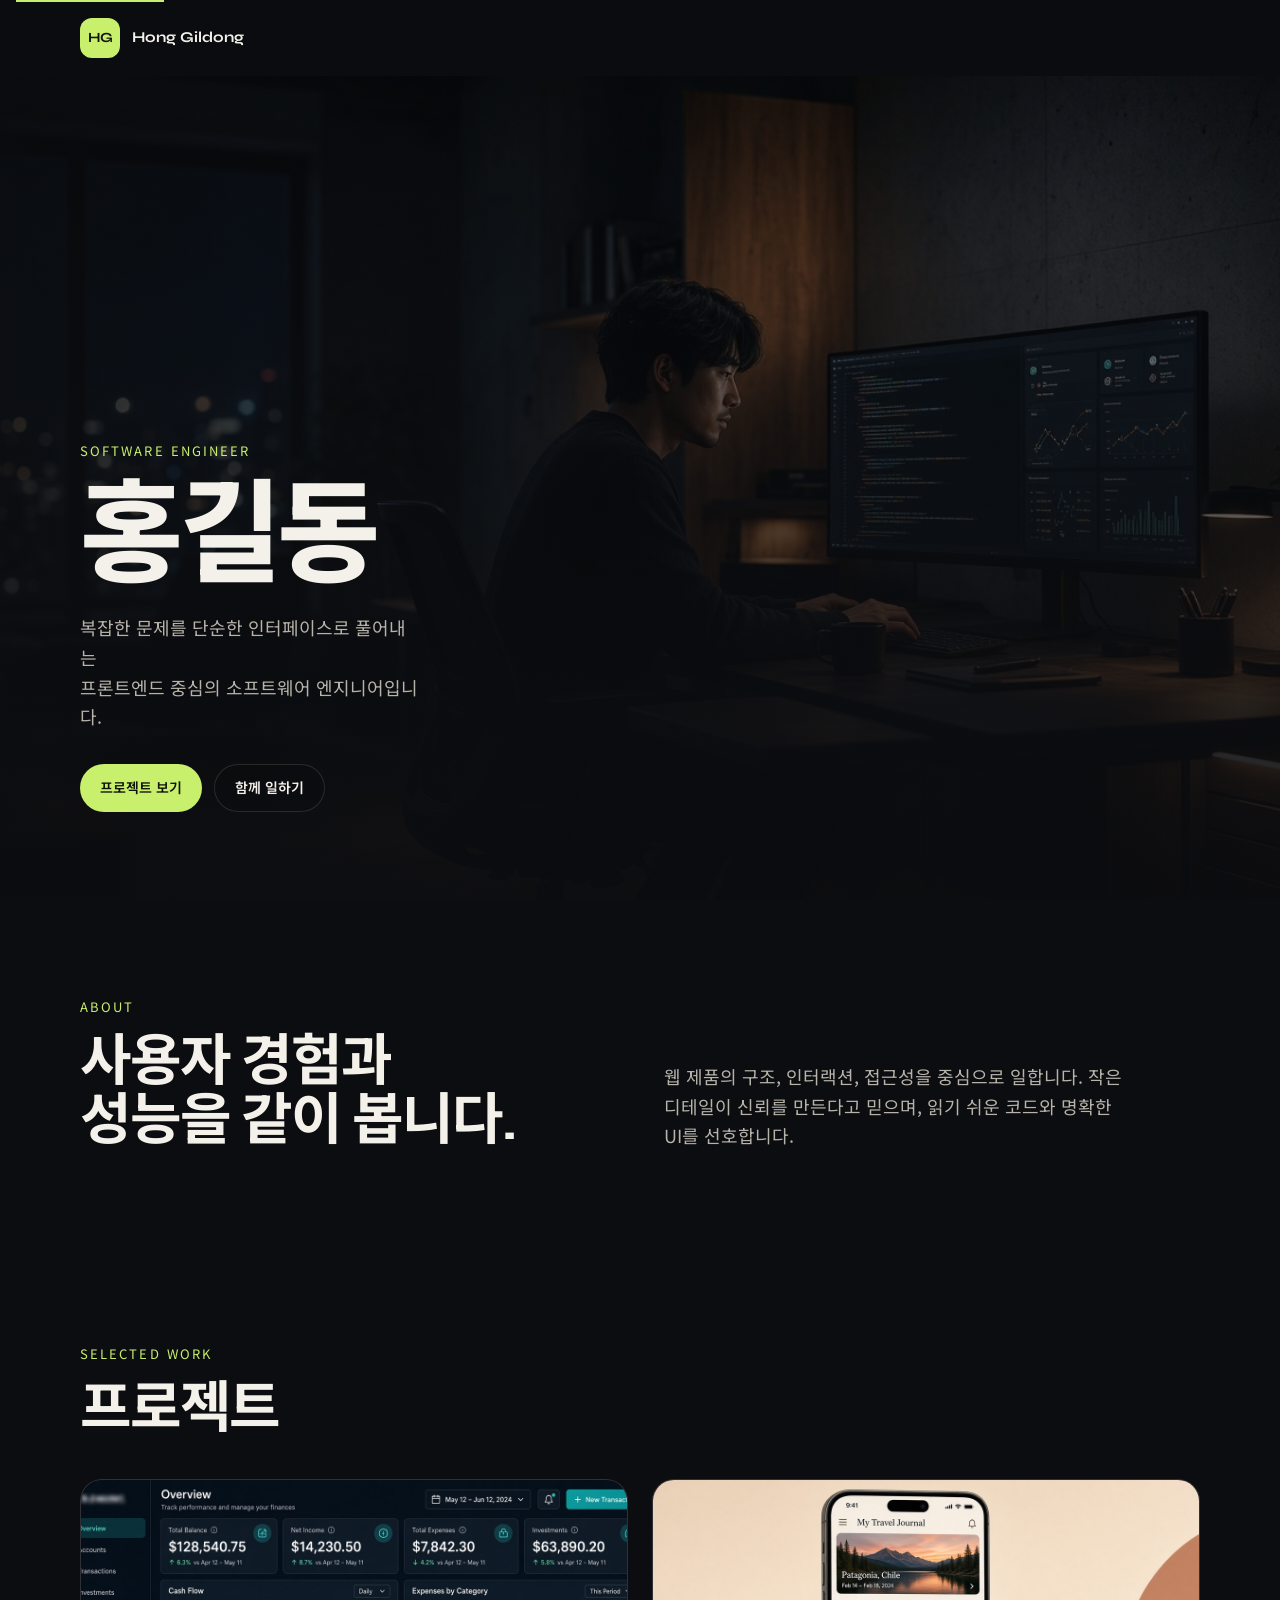
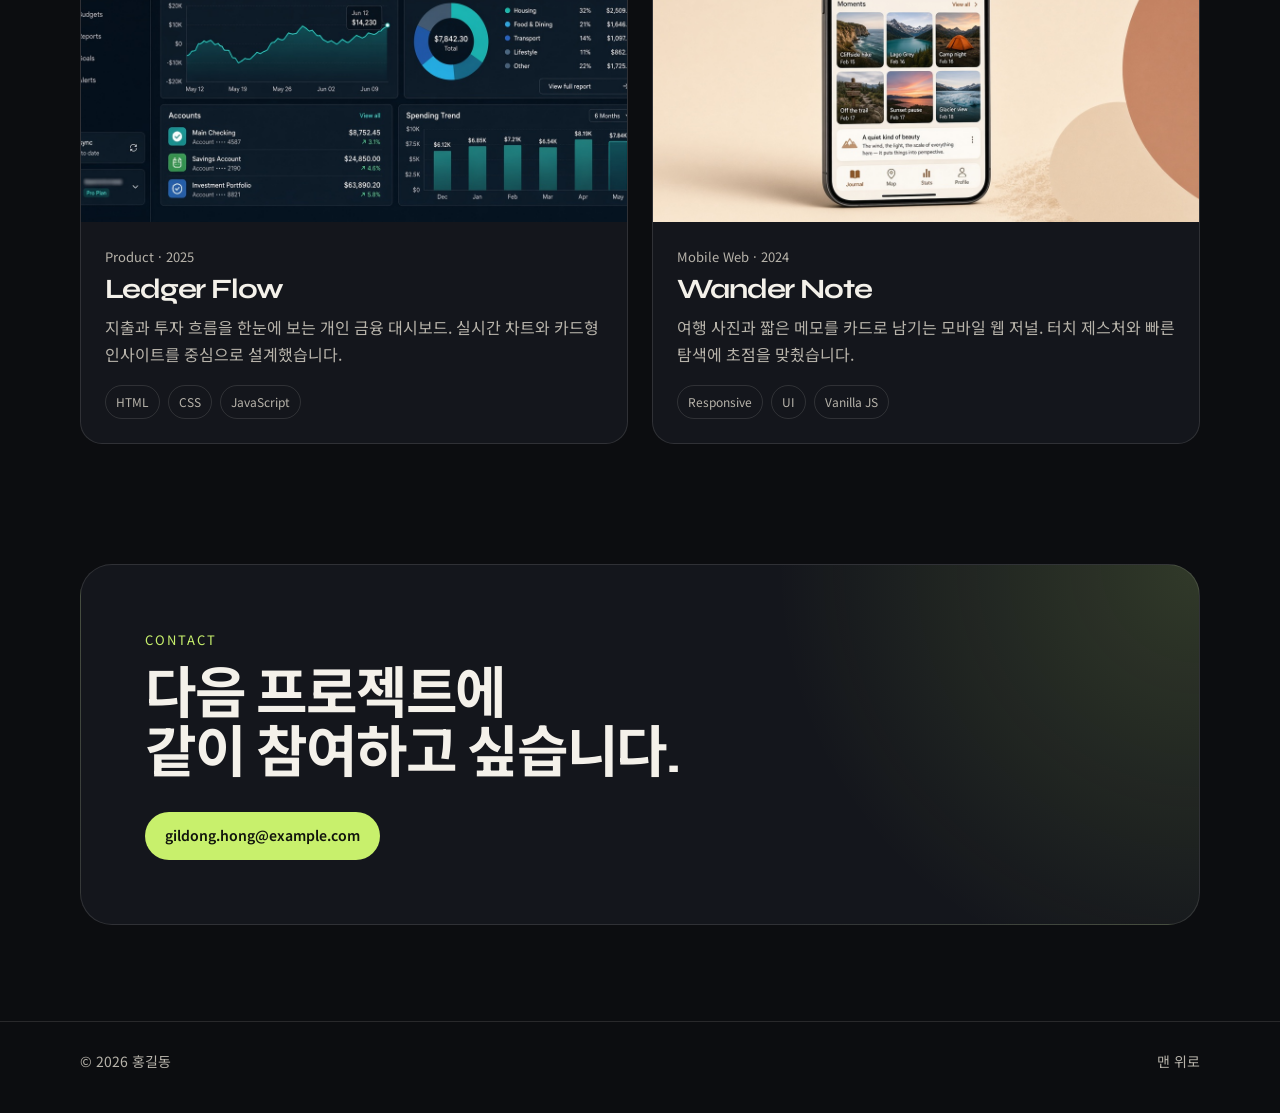
<file: index.html>
<!DOCTYPE html>
<html lang="ko">
  <head>
    <meta charset="UTF-8" />
    <meta name="viewport" content="width=device-width, initial-scale=1.0" />
    <title>이동협 — Portfolio</title>
    <meta name="description" content="소프트웨어 엔지니어 홍길동의 포트폴리오" />
    <link rel="preconnect" href="https://fonts.googleapis.com" />
    <link rel="preconnect" href="https://fonts.gstatic.com" crossorigin />
    <link
      href="https://fonts.googleapis.com/css2?family=Noto+Sans+KR:wght@400;500;600;700&family=Syne:wght@600;700;800&display=swap"
      rel="stylesheet"
    />
    <link rel="stylesheet" href="css/style.css" />
  </head>
  <body>
    <a class="skip-link" href="#main">본문으로 건너뛰기</a>

    <header class="site-header" id="top">
      <div class="container header-inner">
        <a class="logo" href="#top" aria-label="홍길동 홈">
          <span class="logo-mark" aria-hidden="true">HG</span>
          <span class="logo-text">Hong Gildong</span>
        </a>

        <button98
          class="nav-toggle"
          type="button"
          aria-expanded="false"
          aria-controls="site-nav"
          aria-label="메뉴 열기"
        >
          <span></span>
          <span></span>
          <span></span>
        </button>

        <nav class="site-nav" id="site-nav" aria-label="주요">
          <ul>
            <li><a href="#about">소개</a></li>
            <li><a href="#projects">프로젝트</a></li>
          </ul>
        </nav>
      </div>
    </header>

    <main id="main">
      <section class="hero" aria-labelledby="hero-title">
        <img
          class="hero-image"
          src="assets/hero.jpg"
          alt="야간 작업실에서 모니터 앞에 앉아 있는 개발자의 장면"
        />
        <div class="hero-overlay"></div>
        <div class="container hero-content">
          <p class="eyebrow">Software Engineer</p>
          <h1 id="hero-title">홍길동</h1>
          <p class="hero-lead">
            복잡한 문제를 단순한 인터페이스로 풀어내는<br />
            프론트엔드 중심의 소프트웨어 엔지니어입니다.
          </p>
          <div class="hero-actions">
            <a class="btn btn-primary" href="#projects">프로젝트 보기</a>
            <a class="btn btn-ghost" href="#contact">함께 일하기</a>
          </div>
        </div>
      </section>

      <section class="about" id="about">
        <div class="container about-grid">
          <div>
            <p class="eyebrow">About</p>
            <h2>사용자 경험과<br />성능을 같이 봅니다.</h2>
          </div>
          <p class="about-copy">
            웹 제품의 구조, 인터랙션, 접근성을 중심으로 일합니다. 작은 디테일이
            신뢰를 만든다고 믿으며, 읽기 쉬운 코드와 명확한 UI를 선호합니다.
          </p>
        </div>
      </section>

      <section class="projects" id="projects">
        <div class="container">
          <div class="section-head">
            <p class="eyebrow">Selected Work</p>
            <h2>프로젝트</h2>
          </div>

          <div class="project-grid">
            <a class="project-card" href="projects/ledger-flow.html">
              <div class="card-media">
                <img
                  src="assets/project-finance.jpg"
                  alt="다크 테마 금융 대시보드 화면"
                />
              </div>
              <div class="card-body">
                <p class="card-meta">Product · 2025</p>
                <h3>Ledger Flow</h3>
                <p>
                  지출과 투자 흐름을 한눈에 보는 개인 금융 대시보드. 실시간
                  차트와 카드형 인사이트를 중심으로 설계했습니다.
                </p>
                <ul class="tags">
                  <li>HTML</li>
                  <li>CSS</li>
                  <li>JavaScript</li>
                </ul>
              </div>
            </a>

            <a class="project-card" href="projects/wander-note.html">
              <div class="card-media">
                <img
                  src="assets/project-travel.jpg"
                  alt="여행 기록 앱의 사진 그리드 화면"
                />
              </div>
              <div class="card-body">
                <p class="card-meta">Mobile Web · 2024</p>
                <h3>Wander Note</h3>
                <p>
                  여행 사진과 짧은 메모를 카드로 남기는 모바일 웹 저널. 터치
                  제스처와 빠른 탐색에 초점을 맞췄습니다.
                </p>
                <ul class="tags">
                  <li>Responsive</li>
                  <li>UI</li>
                  <li>Vanilla JS</li>
                </ul>
              </div>
            </a>
          </div>
        </div>
      </section>

      <section class="contact" id="contact">
        <div class="container contact-inner">
          <p class="eyebrow">Contact</p>
          <h2>다음 프로젝트에<br />같이 참여하고 싶습니다.</h2>
          <a class="btn btn-primary" href="mailto:gildong.hong@example.com"
            >gildong.hong@example.com</a
          >
        </div>
      </section>
    </main>

    <footer class="site-footer">
      <div class="container footer-inner">
        <p>© <span id="year"></span> 홍길동</p>
        <a href="#top">맨 위로</a>
      </div>
    </footer>

    <script src="js/main.js"></script>
  </body>
</html>
</file>
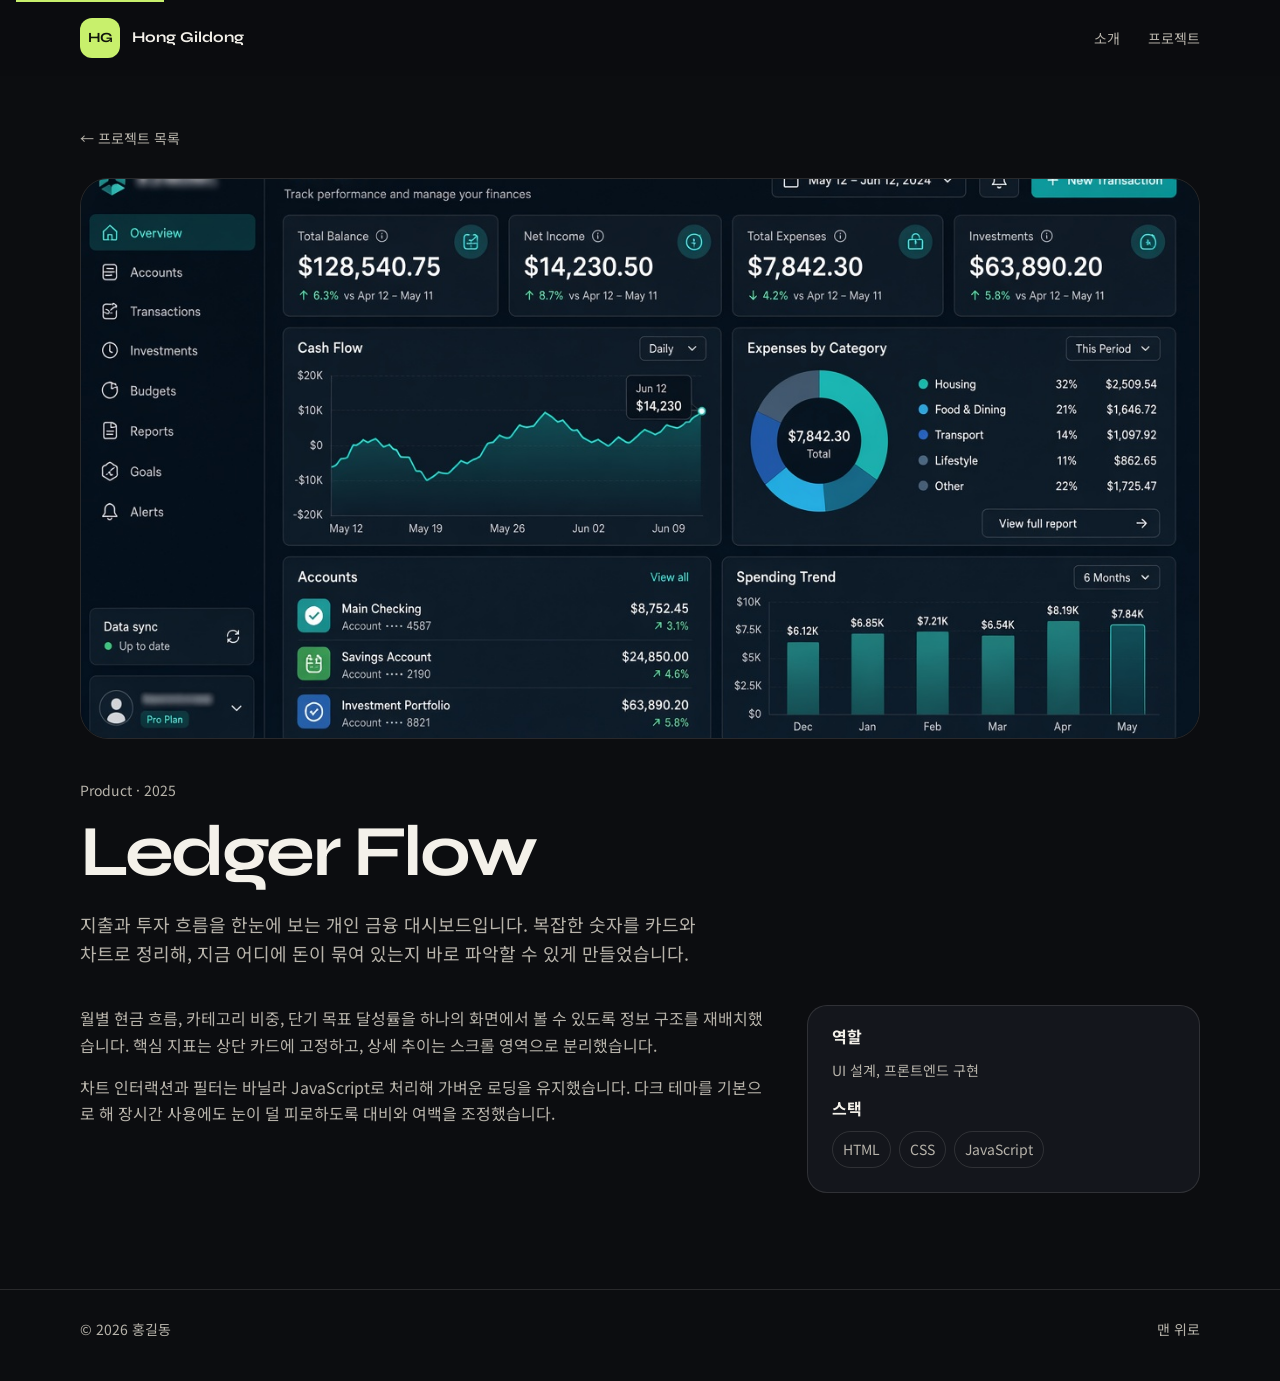
<file: projects/ledger-flow.html>
<!DOCTYPE html>
<html lang="ko">
  <head>
    <meta charset="UTF-8" />
    <meta name="viewport" content="width=device-width, initial-scale=1.0" />
    <title>Ledger Flow — 홍길동</title>
    <meta name="description" content="개인 금융 대시보드 프로젝트 Ledger Flow 상세" />
    <link rel="preconnect" href="https://fonts.googleapis.com" />
    <link rel="preconnect" href="https://fonts.gstatic.com" crossorigin />
    <link
      href="https://fonts.googleapis.com/css2?family=Noto+Sans+KR:wght@400;500;600;700&family=Syne:wght@600;700;800&display=swap"
      rel="stylesheet"
    />
    <link rel="stylesheet" href="../css/style.css" />
  </head>
  <body>
    <a class="skip-link" href="#main">본문으로 건너뛰기</a>

    <header class="site-header" id="top">
      <div class="container header-inner">
        <a class="logo" href="../index.html" aria-label="홍길동 홈">
          <span class="logo-mark" aria-hidden="true">HG</span>
          <span class="logo-text">Hong Gildong</span>
        </a>

        <button
          class="nav-toggle"
          type="button"
          aria-expanded="false"
          aria-controls="site-nav"
          aria-label="메뉴 열기"
        >
          <span></span>
          <span></span>
          <span></span>
        </button>

        <nav class="site-nav" id="site-nav" aria-label="주요">
          <ul>
            <li><a href="../index.html#about">소개</a></li>
            <li><a href="../index.html#projects">프로젝트</a></li>
          </ul>
        </nav>
      </div>
    </header>

    <main id="main" class="detail">
      <div class="container">
        <a class="detail-back" href="../index.html#projects">← 프로젝트 목록</a>

        <div class="detail-hero">
          <img src="../assets/project-finance.jpg" alt="Ledger Flow 대시보드 화면" />
        </div>

        <p class="detail-meta">Product · 2025</p>
        <h1>Ledger Flow</h1>
        <p class="detail-lead">
          지출과 투자 흐름을 한눈에 보는 개인 금융 대시보드입니다. 복잡한 숫자를
          카드와 차트로 정리해, 지금 어디에 돈이 묶여 있는지 바로 파악할 수
          있게 만들었습니다.
        </p>

        <div class="detail-grid">
          <div class="detail-copy">
            <p>
              월별 현금 흐름, 카테고리 비중, 단기 목표 달성률을 하나의 화면에서
              볼 수 있도록 정보 구조를 재배치했습니다. 핵심 지표는 상단 카드에
              고정하고, 상세 추이는 스크롤 영역으로 분리했습니다.
            </p>
            <p>
              차트 인터랙션과 필터는 바닐라 JavaScript로 처리해 가벼운 로딩을
              유지했습니다. 다크 테마를 기본으로 해 장시간 사용에도 눈이 덜
              피로하도록 대비와 여백을 조정했습니다.
            </p>
          </div>
          <aside class="detail-aside">
            <h2>역할</h2>
            <p>UI 설계, 프론트엔드 구현</p>
            <h2>스택</h2>
            <ul>
              <li>HTML</li>
              <li>CSS</li>
              <li>JavaScript</li>
            </ul>
          </aside>
        </div>
      </div>
    </main>

    <footer class="site-footer">
      <div class="container footer-inner">
        <p>© <span id="year"></span> 홍길동</p>
        <a href="#top">맨 위로</a>
      </div>
    </footer>

    <script src="../js/main.js"></script>
  </body>
</html>
</file>
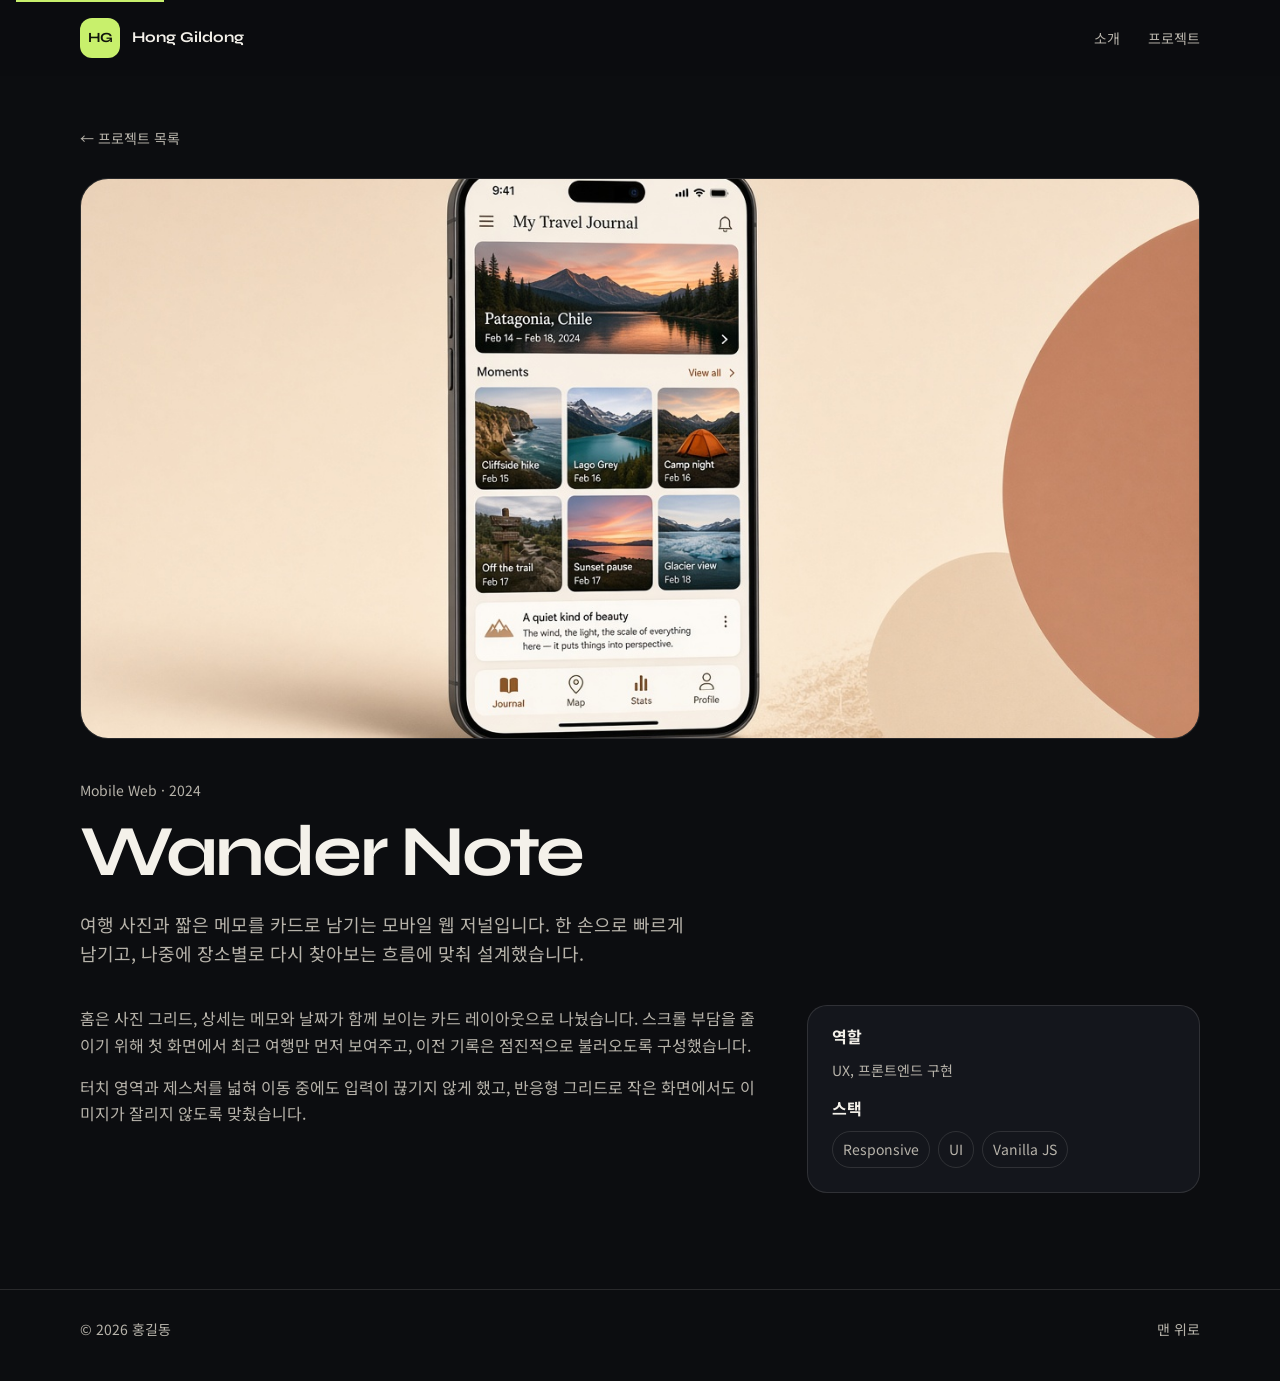
<file: projects/wander-note.html>
<!DOCTYPE html>
<html lang="ko">
  <head>
    <meta charset="UTF-8" />
    <meta name="viewport" content="width=device-width, initial-scale=1.0" />
    <title>Wander Note — 홍길동</title>
    <meta name="description" content="여행 기록 웹 프로젝트 Wander Note 상세" />
    <link rel="preconnect" href="https://fonts.googleapis.com" />
    <link rel="preconnect" href="https://fonts.gstatic.com" crossorigin />
    <link
      href="https://fonts.googleapis.com/css2?family=Noto+Sans+KR:wght@400;500;600;700&family=Syne:wght@600;700;800&display=swap"
      rel="stylesheet"
    />
    <link rel="stylesheet" href="../css/style.css" />
  </head>
  <body>
    <a class="skip-link" href="#main">본문으로 건너뛰기</a>

    <header class="site-header" id="top">
      <div class="container header-inner">
        <a class="logo" href="../index.html" aria-label="홍길동 홈">
          <span class="logo-mark" aria-hidden="true">HG</span>
          <span class="logo-text">Hong Gildong</span>
        </a>

        <button
          class="nav-toggle"
          type="button"
          aria-expanded="false"
          aria-controls="site-nav"
          aria-label="메뉴 열기"
        >
          <span></span>
          <span></span>
          <span></span>
        </button>

        <nav class="site-nav" id="site-nav" aria-label="주요">
          <ul>
            <li><a href="../index.html#about">소개</a></li>
            <li><a href="../index.html#projects">프로젝트</a></li>
          </ul>
        </nav>
      </div>
    </header>

    <main id="main" class="detail">
      <div class="container">
        <a class="detail-back" href="../index.html#projects">← 프로젝트 목록</a>

        <div class="detail-hero">
          <img src="../assets/project-travel.jpg" alt="Wander Note 여행 기록 화면" />
        </div>

        <p class="detail-meta">Mobile Web · 2024</p>
        <h1>Wander Note</h1>
        <p class="detail-lead">
          여행 사진과 짧은 메모를 카드로 남기는 모바일 웹 저널입니다. 한 손으로
          빠르게 남기고, 나중에 장소별로 다시 찾아보는 흐름에 맞춰 설계했습니다.
        </p>

        <div class="detail-grid">
          <div class="detail-copy">
            <p>
              홈은 사진 그리드, 상세는 메모와 날짜가 함께 보이는 카드 레이아웃으로
              나눴습니다. 스크롤 부담을 줄이기 위해 첫 화면에서 최근 여행만 먼저
              보여주고, 이전 기록은 점진적으로 불러오도록 구성했습니다.
            </p>
            <p>
              터치 영역과 제스처를 넓혀 이동 중에도 입력이 끊기지 않게 했고,
              반응형 그리드로 작은 화면에서도 이미지가 잘리지 않도록 맞췄습니다.
            </p>
          </div>
          <aside class="detail-aside">
            <h2>역할</h2>
            <p>UX, 프론트엔드 구현</p>
            <h2>스택</h2>
            <ul>
              <li>Responsive</li>
              <li>UI</li>
              <li>Vanilla JS</li>
            </ul>
          </aside>
        </div>
      </div>
    </main>

    <footer class="site-footer">
      <div class="container footer-inner">
        <p>© <span id="year"></span> 홍길동</p>
        <a href="#top">맨 위로</a>
      </div>
    </footer>

    <script src="../js/main.js"></script>
  </body>
</html>
</file>
<file: css/style.css>
:root {
  --bg: #0c0d10;
  --bg-elevated: #14161c;
  --text: #f4f1ea;
  --muted: #b7b3aa;
  --line: rgba(244, 241, 234, 0.12);
  --accent: #c8f06c;
  --accent-ink: #11140c;
  --radius: 22px;
  --header-h: 76px;
  --font: "Noto Sans KR", system-ui, sans-serif;
  --display: "Syne", "Noto Sans KR", sans-serif;
}

*,
*::before,
*::after {
  box-sizing: border-box;
}

html {
  scroll-behavior: smooth;
}

body {
  margin: 0;
  font-family: var(--font);
  background: var(--bg);
  color: var(--text);
  line-height: 1.65;
}

img {
  max-width: 100%;
  display: block;
}

a {
  color: inherit;
  text-decoration: none;
}

h1,
h2,
h3 {
  font-family: var(--display);
  line-height: 1.05;
  letter-spacing: -0.04em;
  margin: 0;
}

p {
  margin: 0;
}

ul {
  margin: 0;
  padding: 0;
  list-style: none;
}

.skip-link {
  position: absolute;
  left: 16px;
  top: -40px;
  background: var(--accent);
  color: var(--accent-ink);
  padding: 8px 12px;
  z-index: 100;
}

.skip-link:focus {
  top: 12px;
}

.container {
  width: min(1120px, calc(100% - 40px));
  margin-inline: auto;
}

.site-header {
  position: sticky;
  top: 0;
  z-index: 20;
  height: var(--header-h);
  backdrop-filter: blur(16px);
  background: rgba(12, 13, 16, 0.72);
  border-bottom: 1px solid transparent;
  transition: border-color 0.2s ease, background 0.2s ease;
}

.site-header.is-scrolled {
  border-bottom-color: var(--line);
  background: rgba(12, 13, 16, 0.92);
}

.header-inner {
  height: 100%;
  display: flex;
  align-items: center;
  justify-content: space-between;
  gap: 24px;
}

.logo {
  display: flex;
  align-items: center;
  gap: 12px;
  font-family: var(--display);
  font-weight: 700;
}

.logo-mark {
  width: 40px;
  height: 40px;
  display: grid;
  place-items: center;
  border-radius: 12px;
  background: var(--accent);
  color: var(--accent-ink);
  font-size: 14px;
  letter-spacing: -0.06em;
}

.logo-text {
  font-size: 15px;
}

.site-nav ul {
  display: flex;
  align-items: center;
  gap: 28px;
}

.site-nav a {
  font-size: 14px;
  color: var(--muted);
}

.site-nav a:hover,
.site-nav a.is-active {
  color: var(--text);
}

.nav-toggle {
  display: none;
  width: 42px;
  height: 42px;
  border: 0;
  background: transparent;
  padding: 0;
  cursor: pointer;
}

.nav-toggle span {
  display: block;
  width: 22px;
  height: 2px;
  margin: 5px auto;
  background: var(--text);
  transition: transform 0.2s ease, opacity 0.2s ease;
}

.hero {
  position: relative;
  min-height: calc(100vh - var(--header-h));
  display: grid;
  align-items: end;
  overflow: hidden;
}

.hero-image {
  position: absolute;
  inset: 0;
  width: 100%;
  height: 100%;
  object-fit: cover;
}

.hero-overlay {
  position: absolute;
  inset: 0;
  background:
    linear-gradient(180deg, rgba(12, 13, 16, 0.15) 0%, rgba(12, 13, 16, 0.88) 78%),
    linear-gradient(90deg, rgba(12, 13, 16, 0.7) 0%, rgba(12, 13, 16, 0.1) 55%);
}

.hero-content {
  position: relative;
  z-index: 1;
  padding: 72px 0 88px;
}

.eyebrow {
  color: var(--accent);
  font-size: 13px;
  letter-spacing: 0.16em;
  text-transform: uppercase;
  margin-bottom: 16px;
}

.hero h1 {
  font-size: clamp(56px, 10vw, 112px);
  font-weight: 800;
}

.hero-lead {
  max-width: 34ch;
  margin-top: 18px;
  color: var(--muted);
  font-size: 18px;
}

.hero-actions {
  display: flex;
  flex-wrap: wrap;
  gap: 12px;
  margin-top: 32px;
}

.btn {
  display: inline-flex;
  align-items: center;
  justify-content: center;
  min-height: 48px;
  padding: 0 20px;
  border-radius: 999px;
  font-size: 14px;
  font-weight: 600;
}

.btn-primary {
  background: var(--accent);
  color: var(--accent-ink);
}

.btn-ghost {
  border: 1px solid var(--line);
  background: rgba(12, 13, 16, 0.35);
}

.about,
.projects,
.contact {
  padding: 96px 0;
}

.about-grid {
  display: grid;
  grid-template-columns: 1fr 1fr;
  gap: 48px;
  align-items: end;
}

.about h2,
.projects h2,
.contact h2 {
  font-size: clamp(36px, 5vw, 56px);
}

.about-copy {
  color: var(--muted);
  font-size: 18px;
  max-width: 46ch;
}

.section-head {
  margin-bottom: 40px;
}

.project-grid {
  display: grid;
  grid-template-columns: 1fr 1fr;
  gap: 24px;
}

.project-card {
  display: flex;
  flex-direction: column;
  background: var(--bg-elevated);
  border: 1px solid var(--line);
  border-radius: var(--radius);
  overflow: hidden;
  color: inherit;
  transform: translateY(0);
  transition: transform 0.25s ease, border-color 0.25s ease;
}

.project-card:hover {
  transform: translateY(-6px);
  border-color: rgba(200, 240, 108, 0.35);
}

.project-card:focus-visible {
  outline: 2px solid var(--accent);
  outline-offset: 4px;
}

.card-media {
  aspect-ratio: 16 / 10;
  overflow: hidden;
}

.card-media img {
  width: 100%;
  height: 100%;
  object-fit: cover;
  transition: transform 0.4s ease;
}

.project-card:hover .card-media img {
  transform: scale(1.04);
}

.card-body {
  padding: 24px;
}

.card-meta {
  color: var(--muted);
  font-size: 13px;
  margin-bottom: 8px;
}

.card-body h3 {
  font-size: 28px;
  margin-bottom: 10px;
}

.card-body p {
  color: var(--muted);
}

.tags {
  display: flex;
  flex-wrap: wrap;
  gap: 8px;
  margin-top: 18px;
}

.tags li {
  font-size: 12px;
  padding: 6px 10px;
  border-radius: 999px;
  border: 1px solid var(--line);
  color: var(--muted);
}

.contact {
  padding-top: 24px;
}

.contact-inner {
  padding: 64px;
  border-radius: 32px;
  background:
    radial-gradient(circle at top right, rgba(200, 240, 108, 0.16), transparent 36%),
    var(--bg-elevated);
  border: 1px solid var(--line);
}

.contact h2 {
  margin-bottom: 28px;
}

.detail {
  padding: 48px 0 96px;
}

.detail-back {
  display: inline-flex;
  color: var(--muted);
  font-size: 14px;
  margin-bottom: 28px;
}

.detail-back:hover {
  color: var(--text);
}

.detail-hero {
  overflow: hidden;
  border-radius: 28px;
  border: 1px solid var(--line);
  margin-bottom: 40px;
}

.detail-hero img {
  width: 100%;
  aspect-ratio: 16 / 8;
  object-fit: cover;
}

.detail-meta {
  color: var(--muted);
  font-size: 14px;
  margin-bottom: 12px;
}

.detail h1 {
  font-size: clamp(40px, 6vw, 72px);
  margin-bottom: 20px;
}

.detail-lead {
  max-width: 62ch;
  color: var(--muted);
  font-size: 18px;
  margin-bottom: 36px;
}

.detail-grid {
  display: grid;
  grid-template-columns: 1.4fr 0.8fr;
  gap: 40px;
  align-items: start;
}

.detail-copy p + p {
  margin-top: 16px;
}

.detail-copy p {
  color: var(--muted);
}

.detail-aside {
  padding: 24px;
  border-radius: 20px;
  background: var(--bg-elevated);
  border: 1px solid var(--line);
}

.detail-aside h2 {
  font-size: 16px;
  margin-bottom: 12px;
}

.detail-aside h2:not(:first-child) {
  margin-top: 20px;
}

.detail-aside p,
.detail-aside li {
  color: var(--muted);
  font-size: 14px;
}

.detail-aside ul {
  display: flex;
  flex-wrap: wrap;
  gap: 8px;
}

.detail-aside li {
  padding: 6px 10px;
  border: 1px solid var(--line);
  border-radius: 999px;
}

.site-footer {
  border-top: 1px solid var(--line);
  padding: 28px 0 40px;
  color: var(--muted);
  font-size: 14px;
}

.footer-inner {
  display: flex;
  justify-content: space-between;
  gap: 16px;
}

@media (max-width: 860px) {
  .nav-toggle {
    display: block;
    z-index: 22;
  }

  .site-nav {
    position: fixed;
    inset: 0 0 auto auto;
    width: min(320px, 84vw);
    height: 100vh;
    background: #101218;
    transform: translateX(100%);
    transition: transform 0.25s ease;
    padding: 96px 28px;
    border-left: 1px solid var(--line);
  }

  .site-nav.is-open {
    transform: translateX(0);
  }

  .site-nav ul {
    flex-direction: column;
    align-items: flex-start;
    gap: 22px;
  }

  .nav-toggle.is-open span:nth-child(1) {
    transform: translateY(7px) rotate(45deg);
  }

  .nav-toggle.is-open span:nth-child(2) {
    opacity: 0;
  }

  .nav-toggle.is-open span:nth-child(3) {
    transform: translateY(-7px) rotate(-45deg);
  }

  .about-grid,
  .project-grid {
    grid-template-columns: 1fr;
  }

  .contact-inner {
    padding: 36px 24px;
  }

  .detail-grid {
    grid-template-columns: 1fr;
  }
}
</file>
